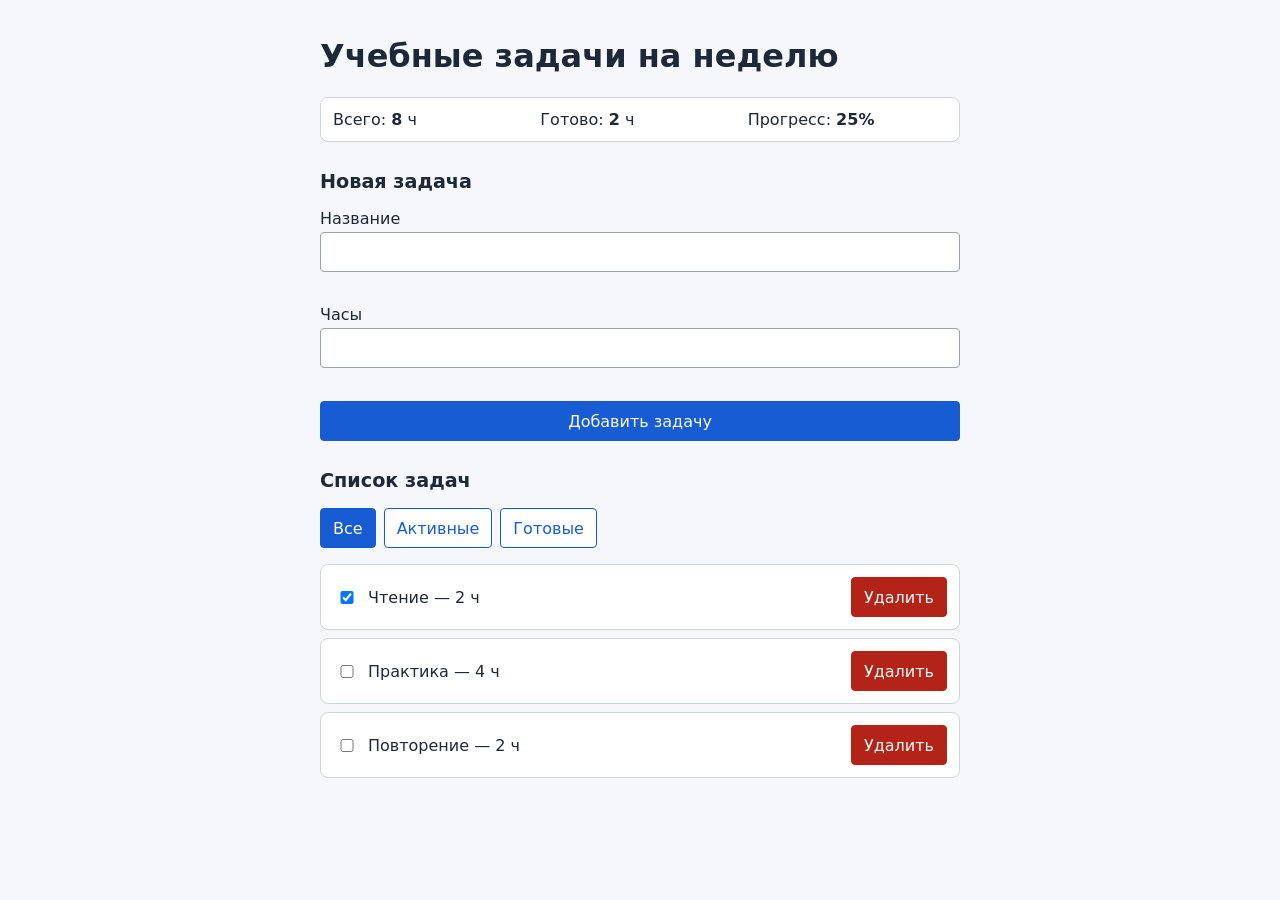
<file: direct/index.html>
<!doctype html>
<html lang="ru">
  <head>
    <meta charset="utf-8">
    <meta name="viewport" content="width=device-width, initial-scale=1">
    <title>Трекер учебных задач</title>
    <link rel="stylesheet" href="styles.css">
  </head>
  <body>
    <main class="tracker">
      <h1>Учебные задачи на неделю</h1>

      <section class="summary" aria-label="Общий прогресс">
        <p>Всего: <strong id="total-hours">0</strong> ч</p>
        <p>Готово: <strong id="done-hours">0</strong> ч</p>
        <p>Прогресс: <strong id="progress">0%</strong></p>
      </section>

      <section aria-labelledby="add-task-heading">
        <h2 id="add-task-heading">Новая задача</h2>
        <form id="task-form" novalidate>
          <div class="field">
            <label for="task-title">Название</label>
            <input id="task-title" name="title" type="text" autocomplete="off">
            <p id="title-error" class="error" aria-live="polite"></p>
          </div>
          <div class="field">
            <label for="task-hours">Часы</label>
            <input id="task-hours" name="hours" type="number" min="0.5" max="24" step="0.5" inputmode="decimal">
            <p id="hours-error" class="error" aria-live="polite"></p>
          </div>
          <button type="submit">Добавить задачу</button>
        </form>
      </section>

      <section aria-labelledby="tasks-heading">
        <h2 id="tasks-heading">Список задач</h2>
        <div id="filters" class="filters" aria-label="Фильтры задач">
          <button type="button" data-filter="all" class="selected" aria-pressed="true">Все</button>
          <button type="button" data-filter="active" aria-pressed="false">Активные</button>
          <button type="button" data-filter="done" aria-pressed="false">Готовые</button>
        </div>
        <ul id="task-list" aria-live="polite"></ul>
      </section>
    </main>
    <script type="module" src="app.mjs"></script>
  </body>
</html>
</file>
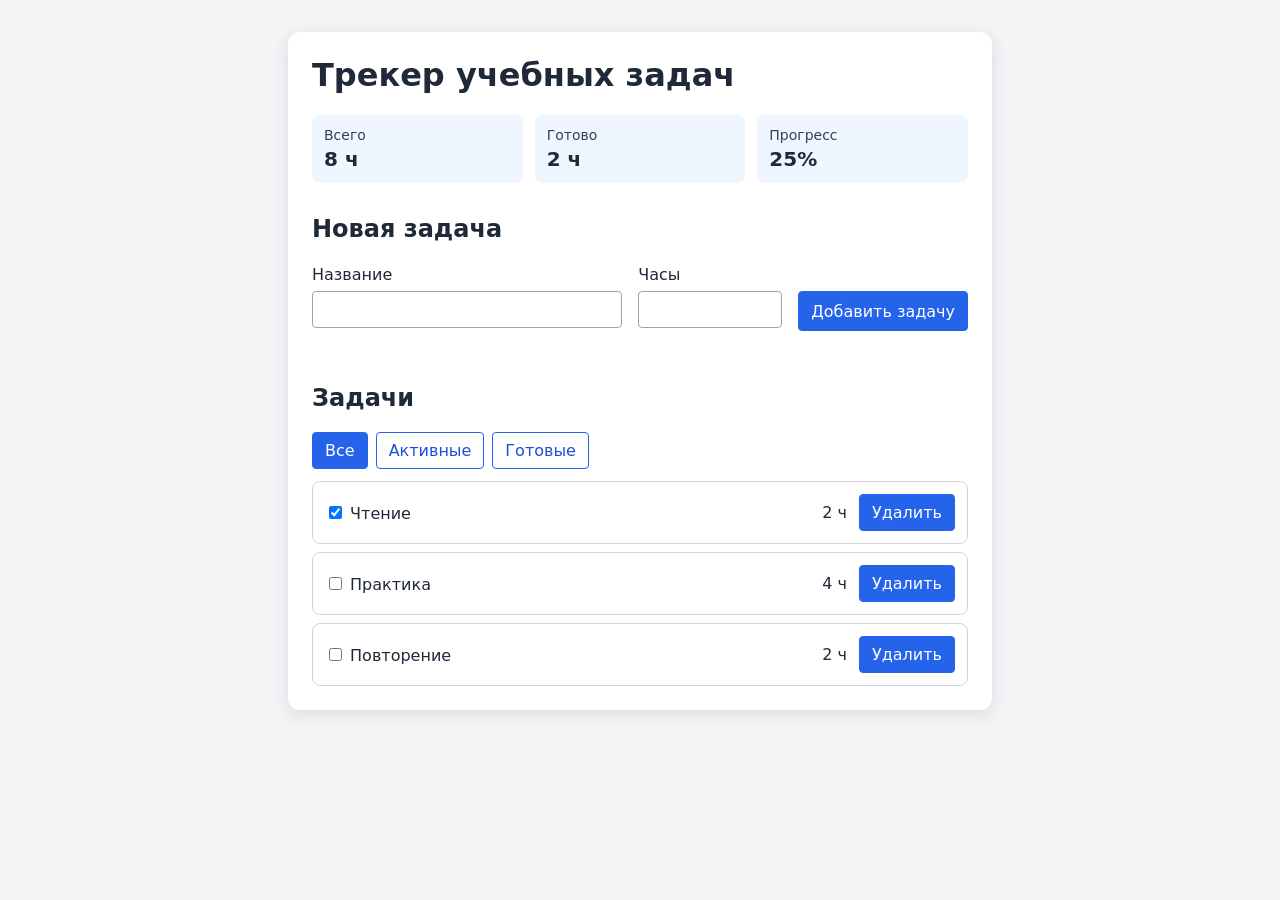
<file: with-spec/index.html>
<!doctype html>
<html lang="ru">
  <head>
    <meta charset="UTF-8">
    <meta name="viewport" content="width=device-width, initial-scale=1">
    <title>Трекер учебных задач</title>
    <link rel="stylesheet" href="styles.css">
  </head>
  <body>
    <main class="tracker">
      <h1>Трекер учебных задач</h1>

      <section class="metrics" aria-label="Сводные показатели">
        <div class="metric"><span>Всего</span><strong id="total-hours">0 ч</strong></div>
        <div class="metric"><span>Готово</span><strong id="done-hours">0 ч</strong></div>
        <div class="metric"><span>Прогресс</span><strong id="progress">0%</strong></div>
      </section>

      <section aria-labelledby="add-task-title">
        <h2 id="add-task-title">Новая задача</h2>
        <form id="task-form" novalidate>
          <div class="field">
            <label for="task-title">Название</label>
            <input id="task-title" name="title" type="text" aria-describedby="title-error">
            <p id="title-error" class="error" aria-live="polite"></p>
          </div>
          <div class="field">
            <label for="task-hours">Часы</label>
            <input id="task-hours" name="hours" type="number" min="0.5" max="24" step="0.5" aria-describedby="hours-error">
            <p id="hours-error" class="error" aria-live="polite"></p>
          </div>
          <button type="submit">Добавить задачу</button>
        </form>
      </section>

      <section aria-labelledby="tasks-title">
        <h2 id="tasks-title">Задачи</h2>
        <div class="filters" role="group" aria-label="Фильтр задач">
          <button type="button" data-filter="all">Все</button>
          <button type="button" data-filter="active">Активные</button>
          <button type="button" data-filter="done">Готовые</button>
        </div>
        <ul id="task-list" class="task-list"></ul>
        <p id="empty-state" class="empty-state" hidden>Задач пока нет.</p>
      </section>
    </main>

    <script type="module" src="app.mjs"></script>
  </body>
</html>
</file>
<file: direct/styles.css>
:root {
  font-family: system-ui, sans-serif;
  color: #1d2939;
  background: #f5f7fa;
}

* { box-sizing: border-box; }

body { margin: 0; }

button, input { font: inherit; }

.tracker {
  width: min(100%, 42rem);
  margin: 0 auto;
  padding: 1rem;
}

h1 { font-size: clamp(1.5rem, 6vw, 2rem); }
h2 { font-size: 1.2rem; margin-top: 1.75rem; }

.summary, .task {
  border: 1px solid #d0d5dd;
  border-radius: .5rem;
  background: #fff;
}

.summary {
  display: grid;
  grid-template-columns: repeat(3, 1fr);
  gap: .5rem;
  padding: .75rem;
}

.summary p {
  margin: 0;
  white-space: nowrap;
}

#task-form { display: grid; gap: .75rem; }
.field { display: grid; gap: .25rem; }
input, button { min-height: 2.5rem; }
input { width: 100%; padding: .45rem; border: 1px solid #98a2b3; border-radius: .25rem; }
button { padding: .45rem .75rem; border: 1px solid #175cd3; border-radius: .25rem; background: #175cd3; color: #fff; cursor: pointer; }

.error { min-height: 1.2em; margin: 0; color: #b42318; font-size: .9rem; }

.filters { display: flex; flex-wrap: wrap; gap: .5rem; }
.filters button { background: #fff; color: #175cd3; }
.filters .selected { background: #175cd3; color: #fff; }

#task-list { display: grid; gap: .5rem; padding: 0; list-style: none; }
.task { display: flex; align-items: center; justify-content: space-between; gap: .75rem; padding: .75rem; }
.task-done { display: flex; align-items: center; gap: .5rem; overflow-wrap: anywhere; }
.task-done input { width: 1.25rem; min-height: auto; }
.remove-button { flex: 0 0 auto; border-color: #b42318; background: #b42318; }
.empty-state { padding: .75rem 0; }

@media (max-width: 390px) {
  .summary { grid-template-columns: repeat(2, minmax(0, 1fr)); }
  .summary p:last-child { grid-column: 1 / -1; }
  .task { align-items: flex-start; }
}
</file>
<file: with-spec/styles.css>
:root {
  color: #1f2937;
  background: #f3f4f6;
  font-family: system-ui, sans-serif;
}

* {
  box-sizing: border-box;
}

body {
  margin: 0;
  min-width: 0;
}

button,
input {
  font: inherit;
}

button {
  cursor: pointer;
}

.tracker {
  width: min(100% - 2rem, 44rem);
  margin: 2rem auto;
  padding: 1.5rem;
  background: #fff;
  border-radius: 0.75rem;
  box-shadow: 0 0.25rem 1rem rgb(31 41 55 / 12%);
}

h1,
h2 {
  margin-top: 0;
}

section + section {
  margin-top: 2rem;
}

.metrics {
  display: grid;
  grid-template-columns: repeat(3, minmax(0, 1fr));
  gap: 0.75rem;
}

.metric {
  min-width: 0;
  padding: 0.75rem;
  border-radius: 0.5rem;
  background: #eff6ff;
}

.metric span,
.metric strong {
  display: block;
  overflow-wrap: anywhere;
}

.metric span {
  color: #374151;
  font-size: 0.875rem;
}

.metric strong {
  margin-top: 0.25rem;
  font-size: 1.25rem;
}

form {
  display: grid;
  grid-template-columns: minmax(0, 1fr) 9rem auto;
  gap: 1rem;
  align-items: start;
}

.field {
  min-width: 0;
}

form > button {
  align-self: start;
  min-height: 2.5rem;
  margin-top: 1.75rem;
}

form .field > label {
  min-block-size: 1.5rem;
  line-height: 1.5rem;
}

label,
input {
  display: block;
}

label {
  margin-bottom: 0.25rem;
}

input {
  width: 100%;
  padding: 0.5rem;
  border: 1px solid #9ca3af;
  border-radius: 0.25rem;
}

button {
  padding: 0.5rem 0.75rem;
  border: 1px solid #2563eb;
  border-radius: 0.25rem;
  color: #fff;
  background: #2563eb;
}

button:focus-visible,
input:focus-visible {
  outline: 3px solid #93c5fd;
  outline-offset: 2px;
}

.error {
  min-height: 1.25rem;
  margin: 0.25rem 0 0;
  color: #b91c1c;
  font-size: 0.875rem;
}

.filters {
  display: flex;
  flex-wrap: wrap;
  gap: 0.5rem;
  margin-bottom: 0.75rem;
}

.filters button {
  color: #1d4ed8;
  background: #fff;
}

.filters button.is-selected {
  color: #fff;
  background: #2563eb;
}

.task-list {
  display: grid;
  gap: 0.5rem;
  margin: 0;
  padding: 0;
  list-style: none;
}

.task {
  display: grid;
  grid-template-columns: minmax(0, 1fr) auto auto;
  gap: 0.75rem;
  align-items: center;
  padding: 0.75rem;
  border: 1px solid #d1d5db;
  border-radius: 0.5rem;
}

.task label {
  min-width: 0;
  margin: 0;
  overflow-wrap: anywhere;
}

.task input {
  display: inline-block;
  width: auto;
}

.task-hours {
  white-space: nowrap;
}

.empty-state {
  color: #4b5563;
}

@media (max-width: 42rem) {
  form {
    grid-template-columns: 1fr;
    row-gap: 1.25rem;
  }

  form > button {
    margin-top: 0;
  }
}

@media (max-width: 390px) {
  .tracker {
    width: 100%;
    margin: 0;
    padding: 1rem;
    border-radius: 0;
  }

  .metrics {
    gap: 0.5rem;
  }

  .metric {
    padding: 0.5rem;
  }

  .metric span {
    font-size: 0.75rem;
  }

  .metric strong {
    font-size: 1rem;
  }

  .task {
    grid-template-columns: minmax(0, 1fr) auto;
  }

  .task button {
    grid-column: 1 / -1;
  }
}
</file>
